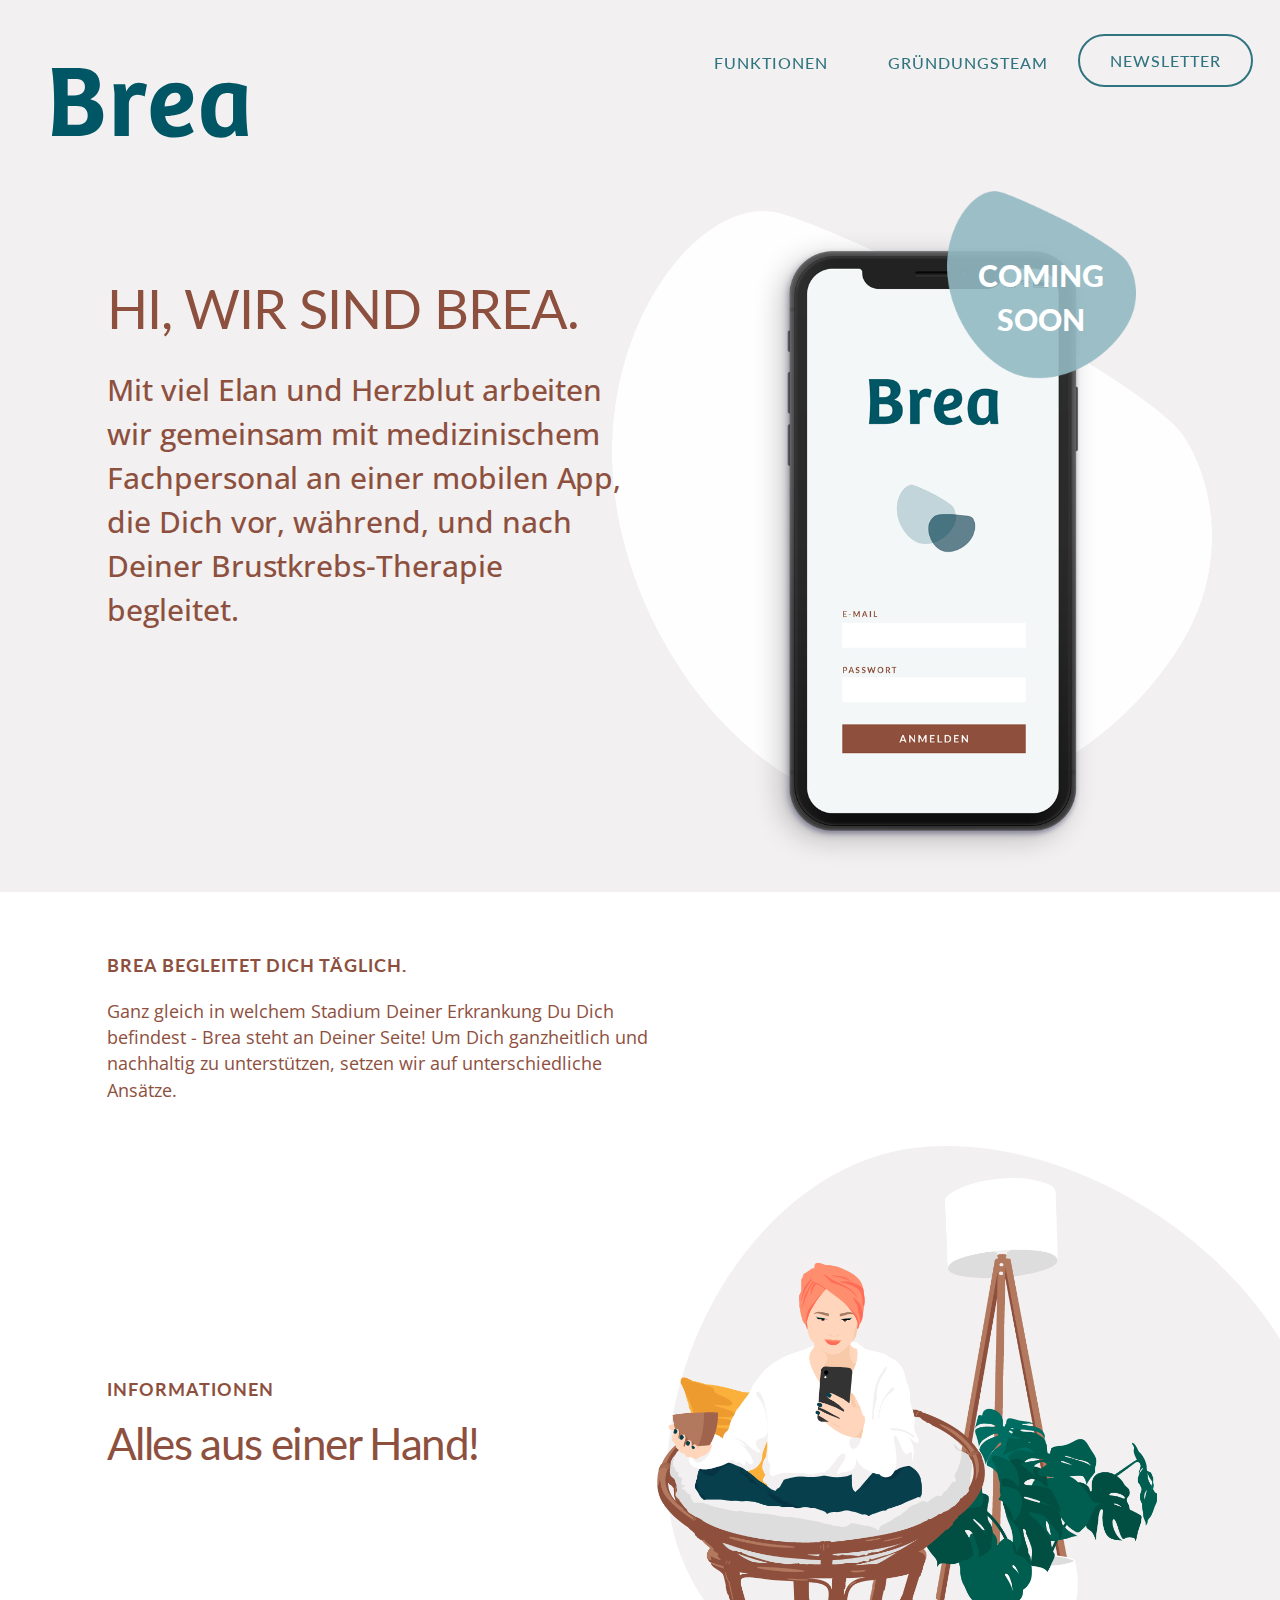
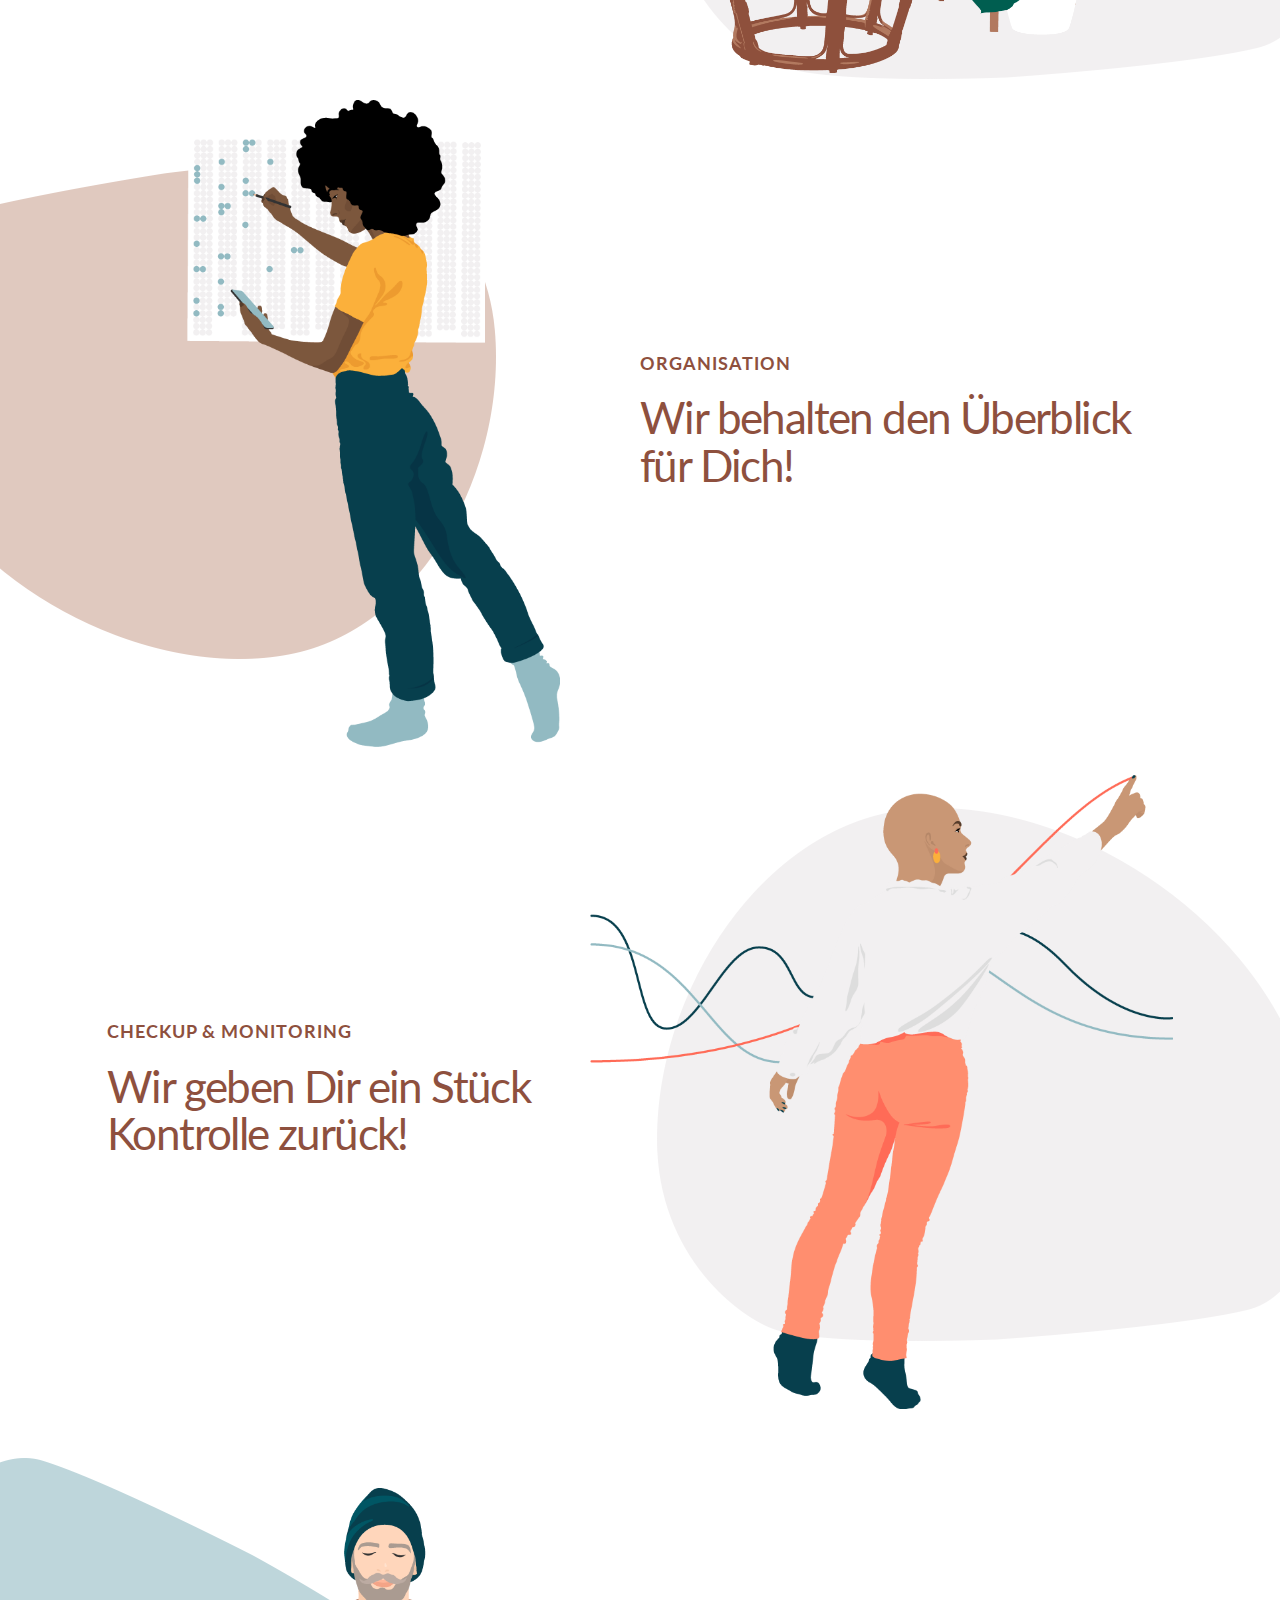
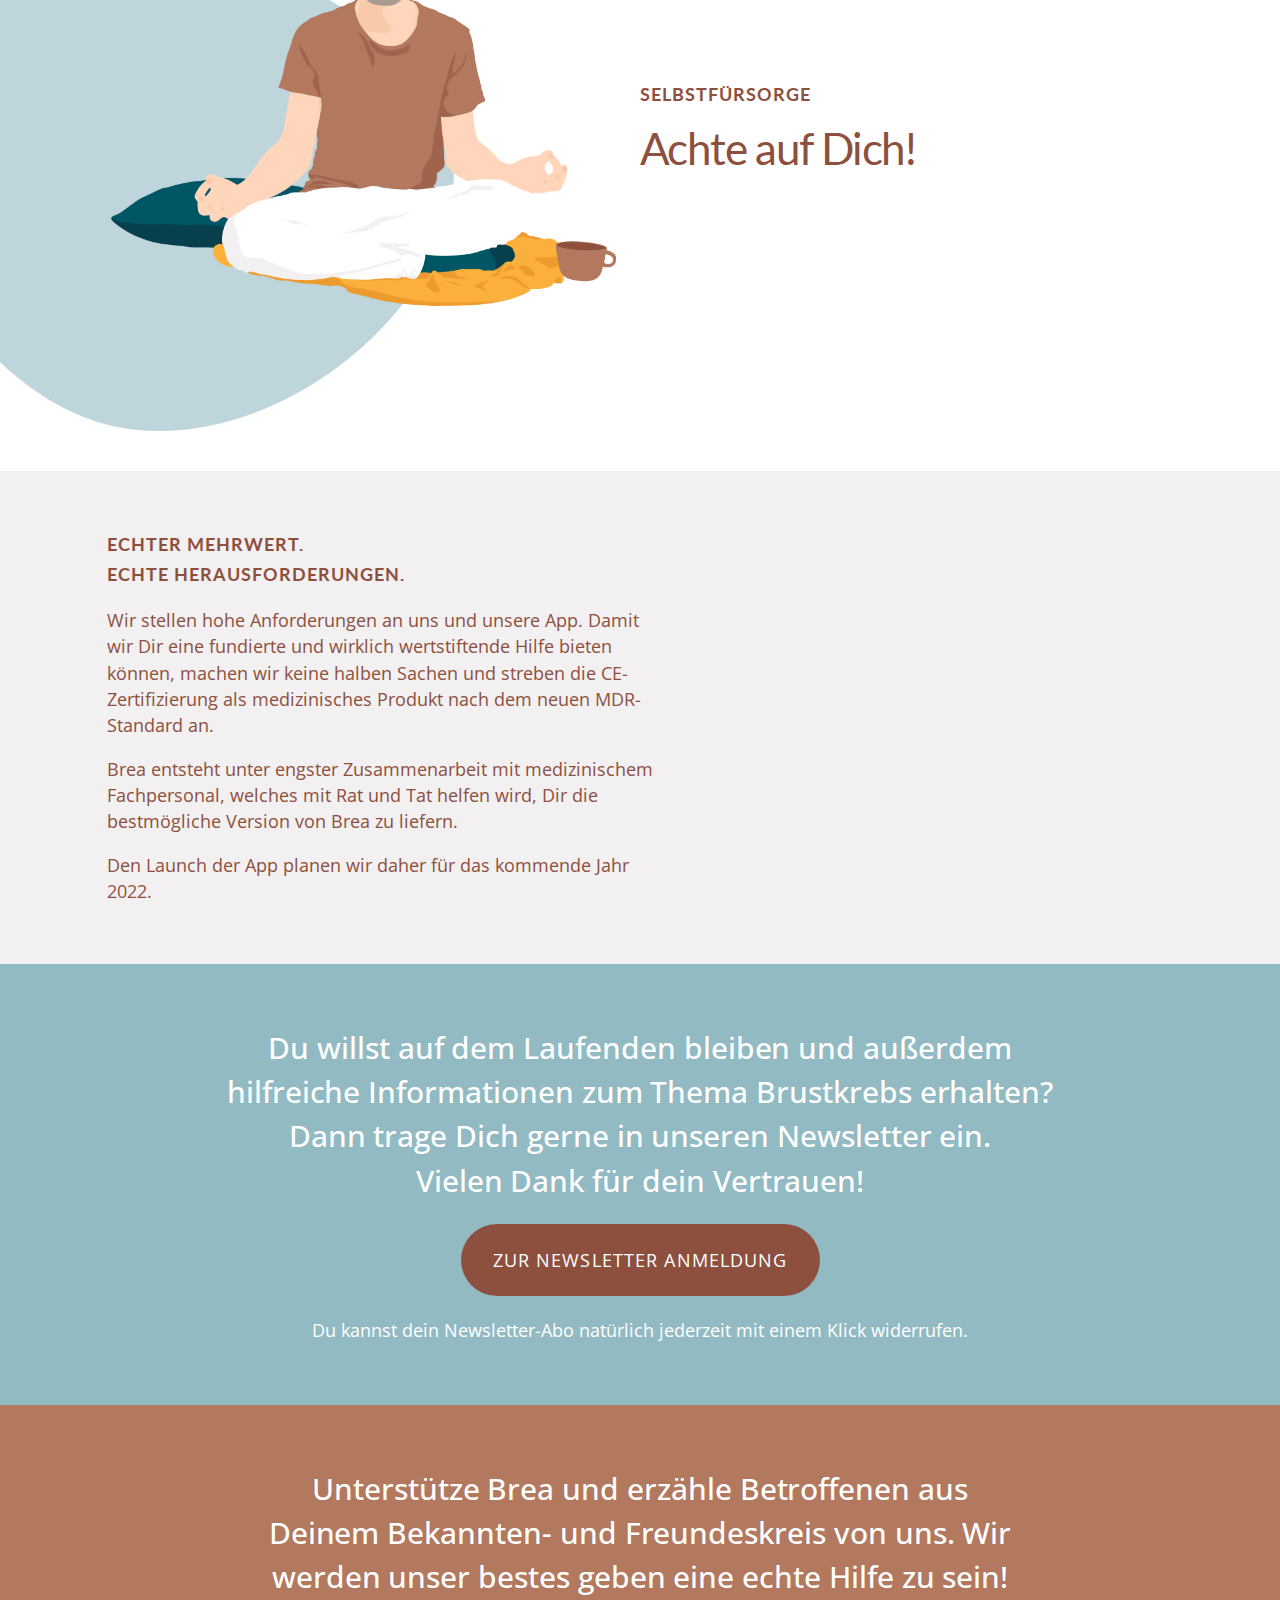
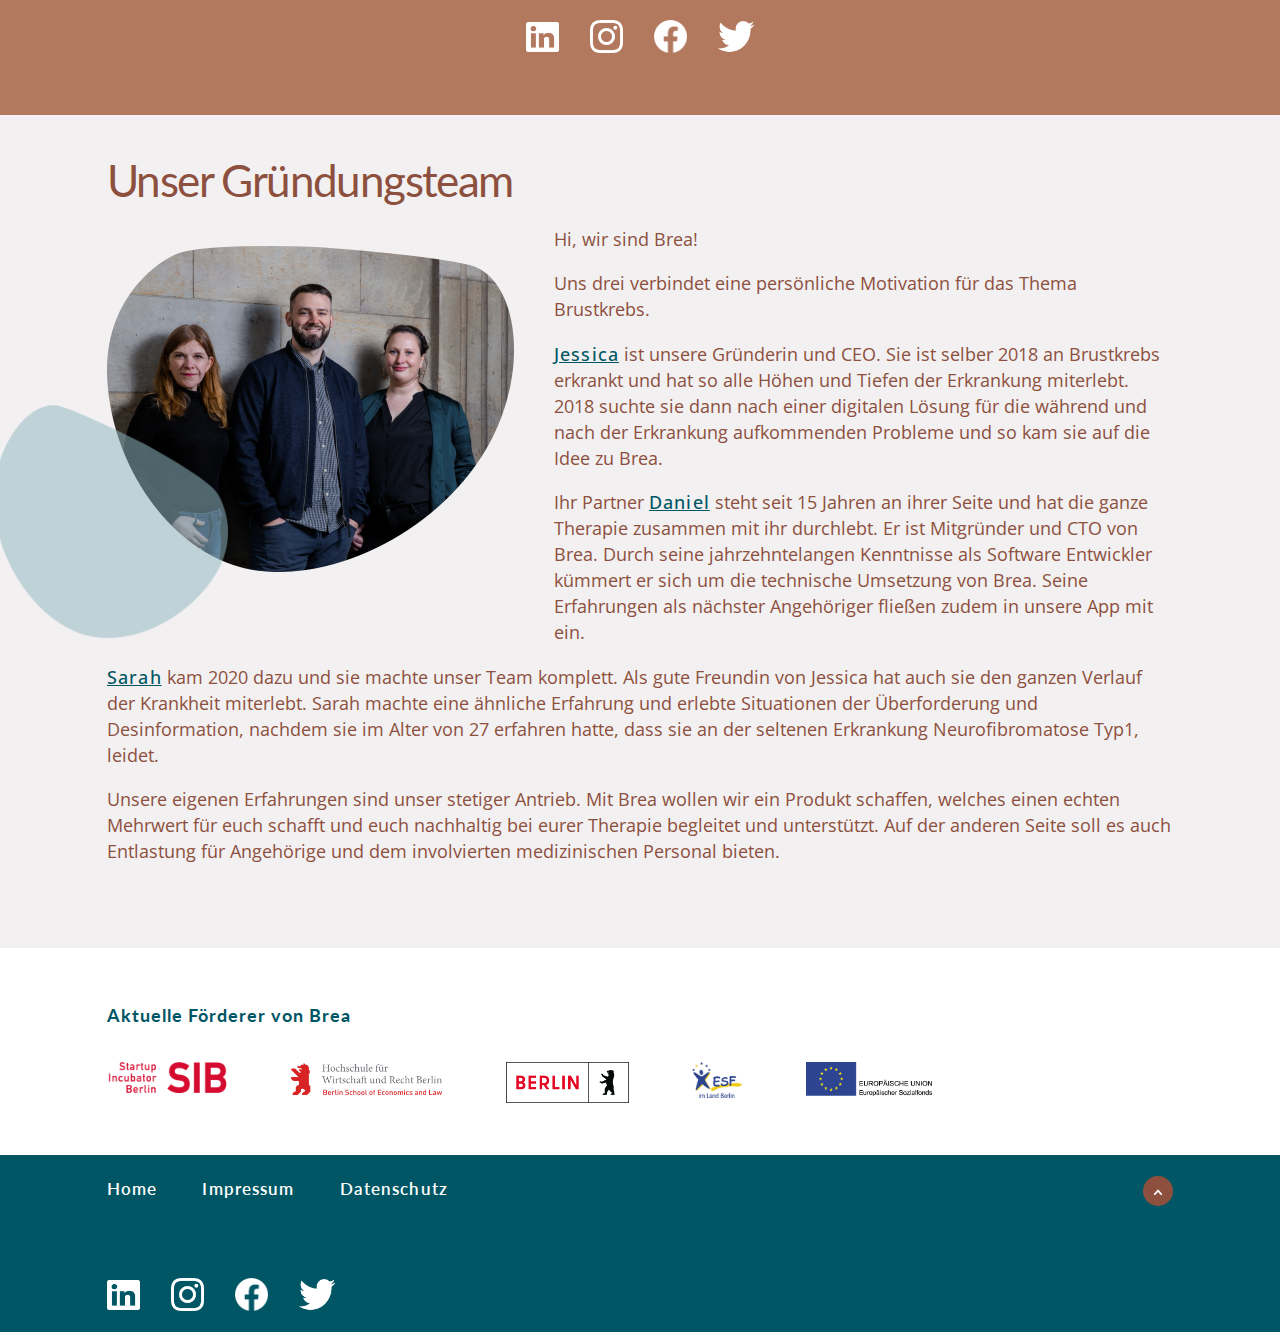
<file: index.html>
<!DOCTYPE html>
<html lang="de-de">
    <head>
        <meta charset="utf-8" />
        <meta http-equiv="X-UA-Compatible" content="IE=edge,chrome=1" />
    
        <link rel="icon" type="image/png" sizes="96x96" href="images/favicon.png">
    
        <meta name="apple-mobile-web-app-title" content="Brea">
        <meta name="application-name" content="Brea">
        <meta content="width=device-width, initial-scale=1.0, maximum-scale=1.0, user-scalable=0" name="viewport" />
        <meta name="viewport" content="width=device-width" />
        <meta name="description" content="Brea - Wir wollen Menschen mit Brustkrebs nachhaltig und ganzheitlich unterstuetzen. Brea begleitet sie vor, waehrend und nach ihrer Therapie, um Betroffenen die Kontrolle ueber ihr eigenes Wohlergehen und Leben zurueckzugeben.">
    
        <title>Brea - Coming Soon</title>
    
        <link href="css/normalize.css" rel="stylesheet" type="text/css">
        <link href="css/brea.css" rel="stylesheet" type="text/css">

        <link href="https://fonts.googleapis.com/css2?family=Lato&display=swap" rel="stylesheet" type="text/css">
        <link href="https://fonts.googleapis.com/css2?family=Open+Sans&display=swap" rel="stylesheet" type="text/css">

        <script src="js/brea.app.js"></script>
    </head>

    <body id="body">
        <div class="page">
            <header>
                <div class="header">
                    <div class="navbar">
                        <a href="index.html"><img id="logo" src="images/logo.svg" alt="Brea Logo" /></a>
                        
                        <div id="nav-btn-open" onclick="toggleNavigation()">
                            <div class="rect-16x2"></div>
                            <div class="rect-16x2"></div>
                            <div class="rect-8x2"></div>
                        </div>

                        <nav id="nav">
                            <div id="nav-btn-close" onclick="toggleNavigation()">
                                <img width="16" height="16" src="images/brea-close-button.png" alt="X" />
                            </div>

                            <ul class="nav-list">
                                <li><a class="nav-item" href="#features" onclick="toggleNavigation()">Funktionen</a></li>
                                <li><a class="nav-item" href="#team" onclick="toggleNavigation()">Gr&uuml;ndungsteam</a></li>
                                <li><a class="nav-item button" href="#newsletter" onclick="toggleNavigation()">Newsletter</a></li>
                            </ul>
                        </nav>
                    </div>
                
                    <div class="welcome">
                        <div class="wrapper welcome-bubble">
                            <div class="content">
                                <div class="grid double">
                                    <div class="welcome-text-container">
                                        <h1 class="uppercase">Hi, wir sind Brea.</h1>
                                        <h3 class="opensans">Mit viel Elan und Herzblut arbeiten wir gemeinsam mit medizinischem Fachpersonal an einer mobilen App, die Dich vor, w&auml;hrend, und nach Deiner Brustkrebs-Therapie begleitet.</h3>
                                    </div>
                                    
                                    <div>
                                        <div class="app-screen-container">
                                            <img class="app-screen" src="images/brea-app-screen.png" alt="Brea App Screen" />
                                            <img class="coming-soon-bubble" src="images/brea-bubble-water-mini.png" alt="Brea Water Bubble" />
                                            <h3 class="coming-soon-text">Coming Soon</h3>
                                        </div>
                                    </div>
                                </div>
                            </div>
                        </div>
                    </div>
                </div>
            </header>

            <main>
                <div id="features">
                    <div class="content">
                        <div class="container">
                            <div class="grid">
                                <div class="init-text">
                                    <h4 class="uppercase mtb16">Brea begleitet Dich t&auml;glich.</h4>
                                    <p>Ganz gleich in welchem Stadium Deiner Erkrankung Du Dich befindest - Brea steht an Deiner Seite! Um Dich ganzheitlich und nachhaltig zu unterst&uuml;tzen, setzen wir auf unterschiedliche Ans&auml;tze.</p>
                                </div>
                            </div>
                        </div>
                    </div>

                    <div class="wrapper illu-bubble-info bubble-air">
                        <div class="content">
                            <div class="container">
                                <div class="grid double">
                                    <div class="grid-item illu-headlines">
                                        <div>
                                            <h4 class="uppercase mtb16">Informationen</h4>
                                            <h2>Alles aus einer Hand!</h2>
                                        </div>
                                    </div>

                                    <div class="grid-item center">
                                        <img class="illu-info" src="images/brea-illu-information.png" alt="Brea Illustration Informationen" />
                                    </div>
                                </div>
                            </div>
                        </div>
                    </div>

                    <div class="wrapper illu-bubble-orga bubble-warmth">
                        <div class="content">
                            <div class="container">
                                <div class="grid double">
                                    <div class="grid-item left illu-headlines">
                                        <div>
                                            <h4 class="uppercase mtb16">Organisation</h4>
                                            <h2>Wir behalten den &Uuml;berblick f&uuml;r Dich!</h2>
                                            <p></p>
                                        </div>
                                    </div>

                                    <div class="grid-item left center">
                                        <img class="illu-orga" src="images/brea-illu-organisation.png" alt="Brea Illustration Organisation" />
                                    </div>
                                </div>
                            </div>
                        </div>
                    </div>

                    <div class="wrapper illu-bubble-checkup bubble-air">
                        <div class="content">
                            <div class="container">
                                <div class="grid double">
                                    <div class="grid-item illu-headlines">
                                        <div>
                                            <h4 class="uppercase mtb16">Checkup & Monitoring</h4>
                                            <h2>Wir geben Dir ein St&uuml;ck Kontrolle zur&uuml;ck!</h2>
                                        </div>
                                    </div>

                                    <div class="grid-item center">
                                        <img class="illu-checkup" src="images/brea-illu-checkup.png" alt="Brea Illustration Checkup & Monitoring" />
                                    </div>
                                </div>
                            </div>
                        </div>
                    </div>

                    <div class="wrapper illu-bubble-selfcare bubble-water">
                        <div class="content">
                            <div class="container">
                                <div class="grid double">
                                    <div class="grid-item left illu-headlines">
                                        <div>
                                            <h4 class="uppercase mtb16">Selbstf&uuml;rsorge</h4>
                                            <h2>Achte auf Dich!</h2>
                                        </div>
                                    </div>

                                    <div class="grid-item left center">
                                        <img class="illu-selfcare" src="images/brea-illu-selfcare.png" alt="Brea Illustration Selbstf&uuml;rsorge" />
                                    </div>
                                </div>
                            </div>
                        </div>
                    </div>
                </div>

                <div id="challenges">
                    <div class="content">
                        <div class="grid">
                            <div class="container challenges-container">
                                <h4 class="uppercase mtb16">Echter Mehrwert.<br>Echte Herausforderungen.</h4>
                                <p>Wir stellen hohe Anforderungen an uns und unsere App. Damit wir Dir eine fundierte und wirklich wertstiftende Hilfe bieten k&ouml;nnen, machen wir keine halben Sachen und streben die CE-Zertifizierung als medizinisches Produkt nach dem neuen MDR-Standard an.</p>
                                <p>Brea entsteht unter engster Zusammenarbeit mit medizinischem Fachpersonal, welches mit Rat und Tat helfen wird, Dir die bestm&ouml;gliche Version von Brea zu liefern.</p>
                                <p>Den Launch der App planen wir daher f&uuml;r das kommende Jahr 2022.</p>
                            </div>
                        </div>
                    </div>
                </div>

                <div id="newsletter">
                    <div class="content">
                        <div class="container">
                            <h3 class="white center newsletter-headline opensans">Du willst auf dem Laufenden bleiben und au&szlig;erdem hilfreiche Informationen zum Thema Brustkrebs erhalten? Dann trage Dich gerne in unseren Newsletter ein.</h3>
                            <h3 class="white center newsletter-headline opensans">Vielen Dank f&uuml;r dein Vertrauen!</h3>
                            
                            <p class="center"><br><a class="button-trust" href="https://cd086bd3.sibforms.com/serve/[base64]">Zur Newsletter Anmeldung</a><br><br></p>

                            <p class="white center opensans">Du kannst dein Newsletter-Abo nat&uuml;rlich jederzeit mit einem Klick widerrufen.</p>
                        </div>
                    </div>
                </div>

                <div id="social-media">
                    <div class="content">
                        <div class="container">
                            <h3 class="white center social-media-headline opensans">Unterst&uuml;tze Brea und erz&auml;hle Betroffenen aus Deinem Bekannten- und Freundeskreis von uns. Wir werden unser bestes geben eine echte Hilfe zu sein!</h3>

                            <div class="content-social-buttons">
								<a class="social-button linkedin" href="https://www.linkedin.com/company/brea-app/about/" target="_blank" rel=”noopener noreferrer”></a>
                                <a class="social-button instagram invert" href="https://instagram.com/brea_app" target="_blank" rel=”noopener noreferrer”></a>
                                <a class="social-button facebook" href="https://facebook.com/brea.deutschland" target="_blank" rel=”noopener noreferrer”></a>
                                <a class="social-button twitter last" href="https://twitter.com/BreaAppHQ" target="_blank" rel=”noopener noreferrer”></a>
                            </div>
                        </div>
                    </div>
                </div>

                <div id="team">
                    <div class="content">
                        <div class="container">
                            <h2 class="mtb16">Unser Gr&uuml;ndungsteam</h3>
                        </div>
                        <div class="container">
                            <div class="team-image-container">
                                <img class="team-image" src="images/brea-team.png" alt="Brea Team Foto" />
                                <img class="team-bubble" src="images/brea-bubble-water-mini.png" alt="Brea Team Bubble" />
                            </div>

                            <div class="team-text-container">
                                <p>Hi, wir sind Brea!</p>
                                <p>Uns drei verbindet eine pers&ouml;nliche Motivation f&uuml;r das Thema Brustkrebs.</p>
                                <p><a class="underline" href="https://www.linkedin.com/in/jessica-biastoch-27826177/" target="_blank" rel=”noopener noreferrer”>Jessica</a> ist unsere Gr&uuml;nderin und CEO. Sie ist selber 2018 an Brustkrebs erkrankt und hat so alle H&ouml;hen und Tiefen der Erkrankung miterlebt. 2018 suchte sie dann nach einer digitalen L&ouml;sung f&uuml;r die w&auml;hrend und nach der Erkrankung aufkommenden Probleme und so kam sie auf die Idee zu Brea.</p>
                                <p>Ihr Partner <a class="underline" href="https://www.linkedin.com/in/danielmarschner/" target="_blank" rel=”noopener noreferrer”>Daniel</a> steht seit 15 Jahren an ihrer Seite und hat die ganze Therapie zusammen mit ihr durchlebt. Er ist Mitgr&uuml;nder und CTO von Brea. Durch seine jahrzehntelangen Kenntnisse als Software Entwickler k&uuml;mmert er sich um die technische Umsetzung von Brea. Seine Erfahrungen als n&auml;chster Angeh&ouml;riger fließen zudem in unsere App mit ein.</p>
                                <p><a class="underline" href="https://www.linkedin.com/in/sarah-gr%C3%A0inne-jankowsky-72479139/" target="_blank" rel=”noopener noreferrer”>Sarah</a> kam 2020 dazu und sie machte unser Team komplett. Als gute Freundin von Jessica hat auch sie den ganzen Verlauf der Krankheit miterlebt. Sarah machte eine &auml;hnliche Erfahrung und erlebte Situationen der &Uuml;berforderung und Desinformation, nachdem sie im Alter von 27 erfahren hatte, dass sie an der seltenen Erkrankung Neurofibromatose Typ1, leidet.</p>
                                <p>Unsere eigenen Erfahrungen sind unser stetiger Antrieb. Mit Brea wollen wir ein Produkt schaffen, welches einen echten Mehrwert f&uuml;r euch schafft und euch nachhaltig bei eurer Therapie begleitet und unterst&uuml;tzt. Auf der anderen Seite soll es auch Entlastung f&uuml;r Angeh&ouml;rige und dem involvierten medizinischen Personal bieten.</p>
                            </div>
                        </div>
                    </div>
                </div>

                <div id="sponsor">
                    <div class="content">
                        <div class="container">
                            <h5>Aktuelle F&ouml;rderer von Brea</h5>
                            <div class="sponsor-image-container">
                                <img class="sponsor-image" src="images/sib-logo-red.png" alt="Startup Incubator Berlin" />
                                <img class="sponsor-image" src="images/hwr-logo-red.png" alt="HWR Berlin" />
                                <img class="sponsor-image" src="images/berlin-logo.png" alt="Berlin" />
                                <img class="sponsor-image esf" src="images/esf-berlin-logo.png" alt="ESF im Land Berlin" />
                                <img class="sponsor-image" src="images/eu-sozialfonds-logo.png" alt="EU Europ&auml;ischer Sozialfonds" />
                            </div>
                        </div>
                    </div>
                </div>
            </main>
            
            <footer>
                <div class="content">
                    <div class="footer-content container">
                        <div class="footer-links">
                            <a href="index.html">Home</a>
                            <a href="impressum.html">Impressum</a>
                            <a href="datenschutz.html">Datenschutz</a>
                        </div>
                        
                        <a href="#" class="go-to-top-button"></a>
                        
                        <div class="footer-social-buttons">
                            <a class="social-button linkedin" href="https://www.linkedin.com/company/brea-app/about/" target="_blank" rel=”noopener noreferrer”></a>
                            <a class="social-button instagram invert" href="https://instagram.com/brea_app" target="_blank" rel=”noopener noreferrer”></a>
                            <a class="social-button facebook" href="https://facebook.com/brea.deutschland" target="_blank" rel=”noopener noreferrer”></a>
                            <a class="social-button twitter last" href="https://twitter.com/BreaAppHQ" target="_blank" rel=”noopener noreferrer”></a>
                        </div>
                    </div>
                </div>
            </footer>
        </div>
    </body>
</html>
</file>
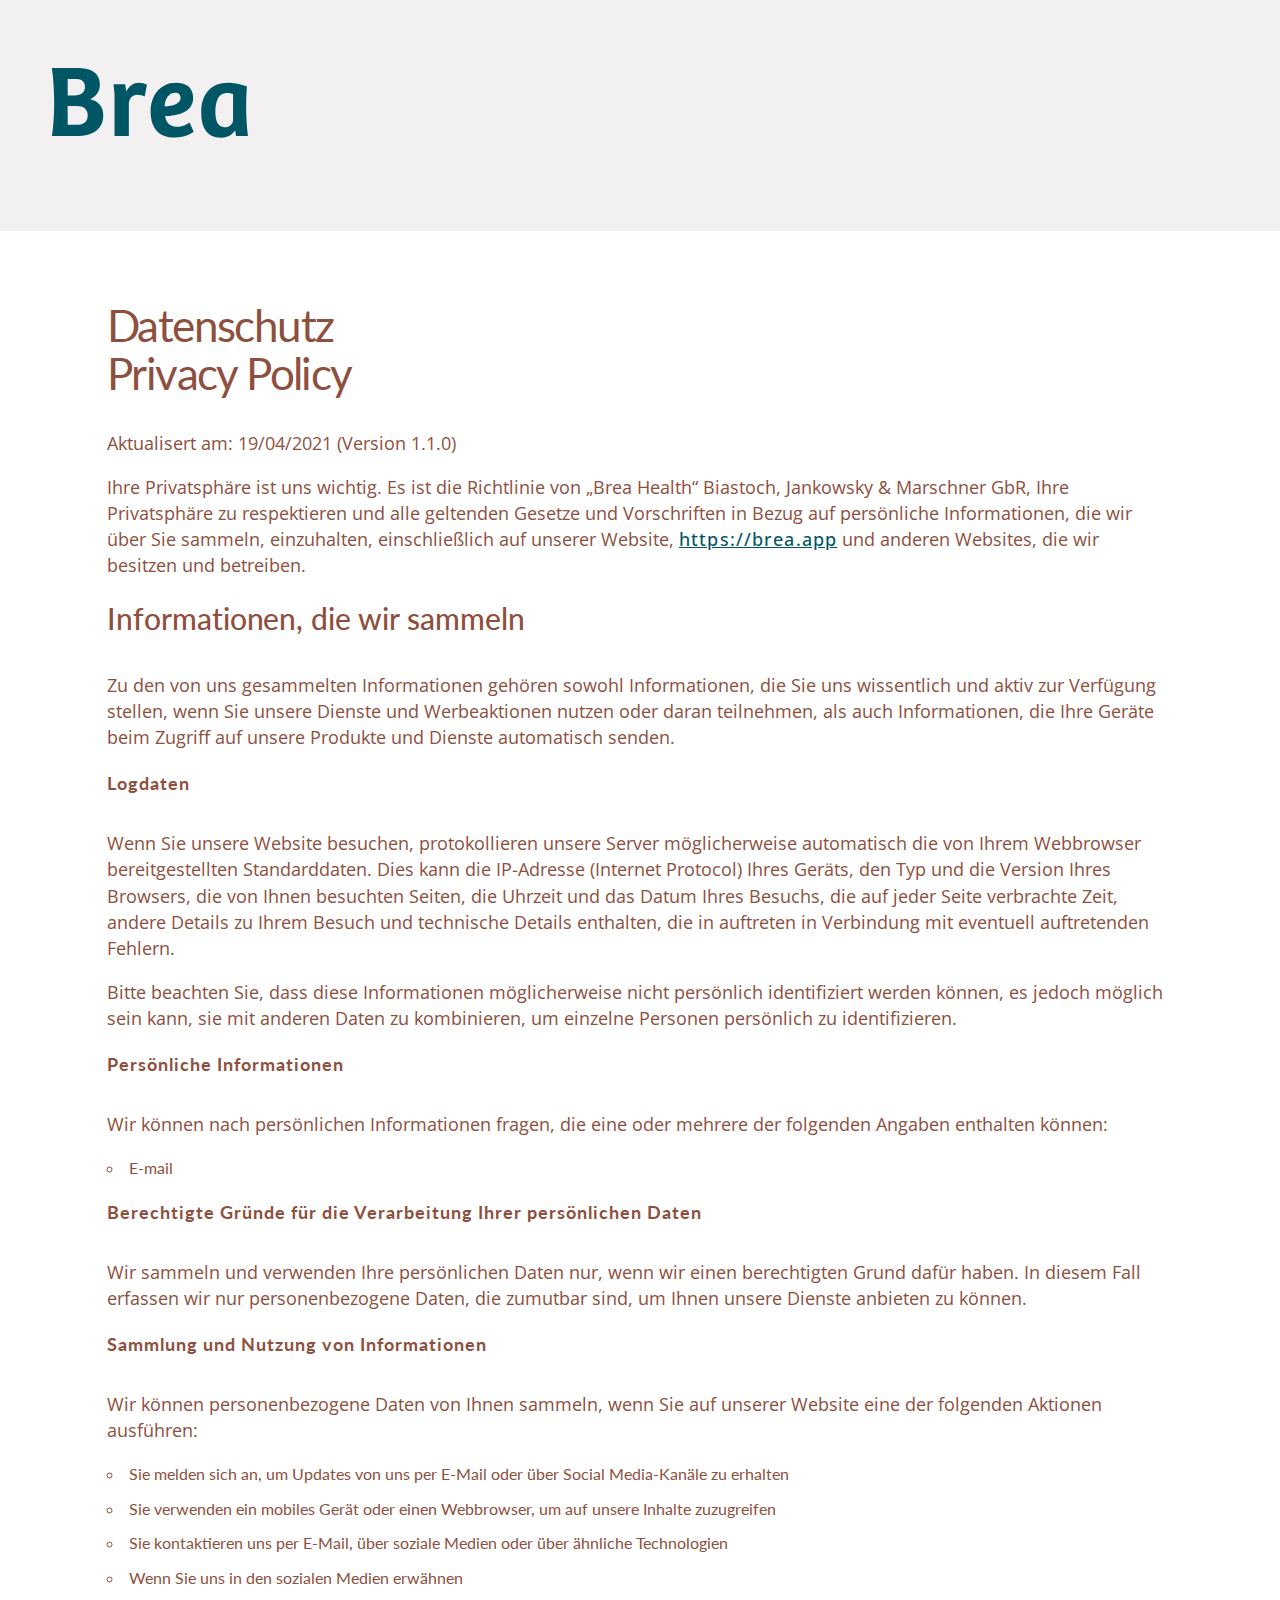
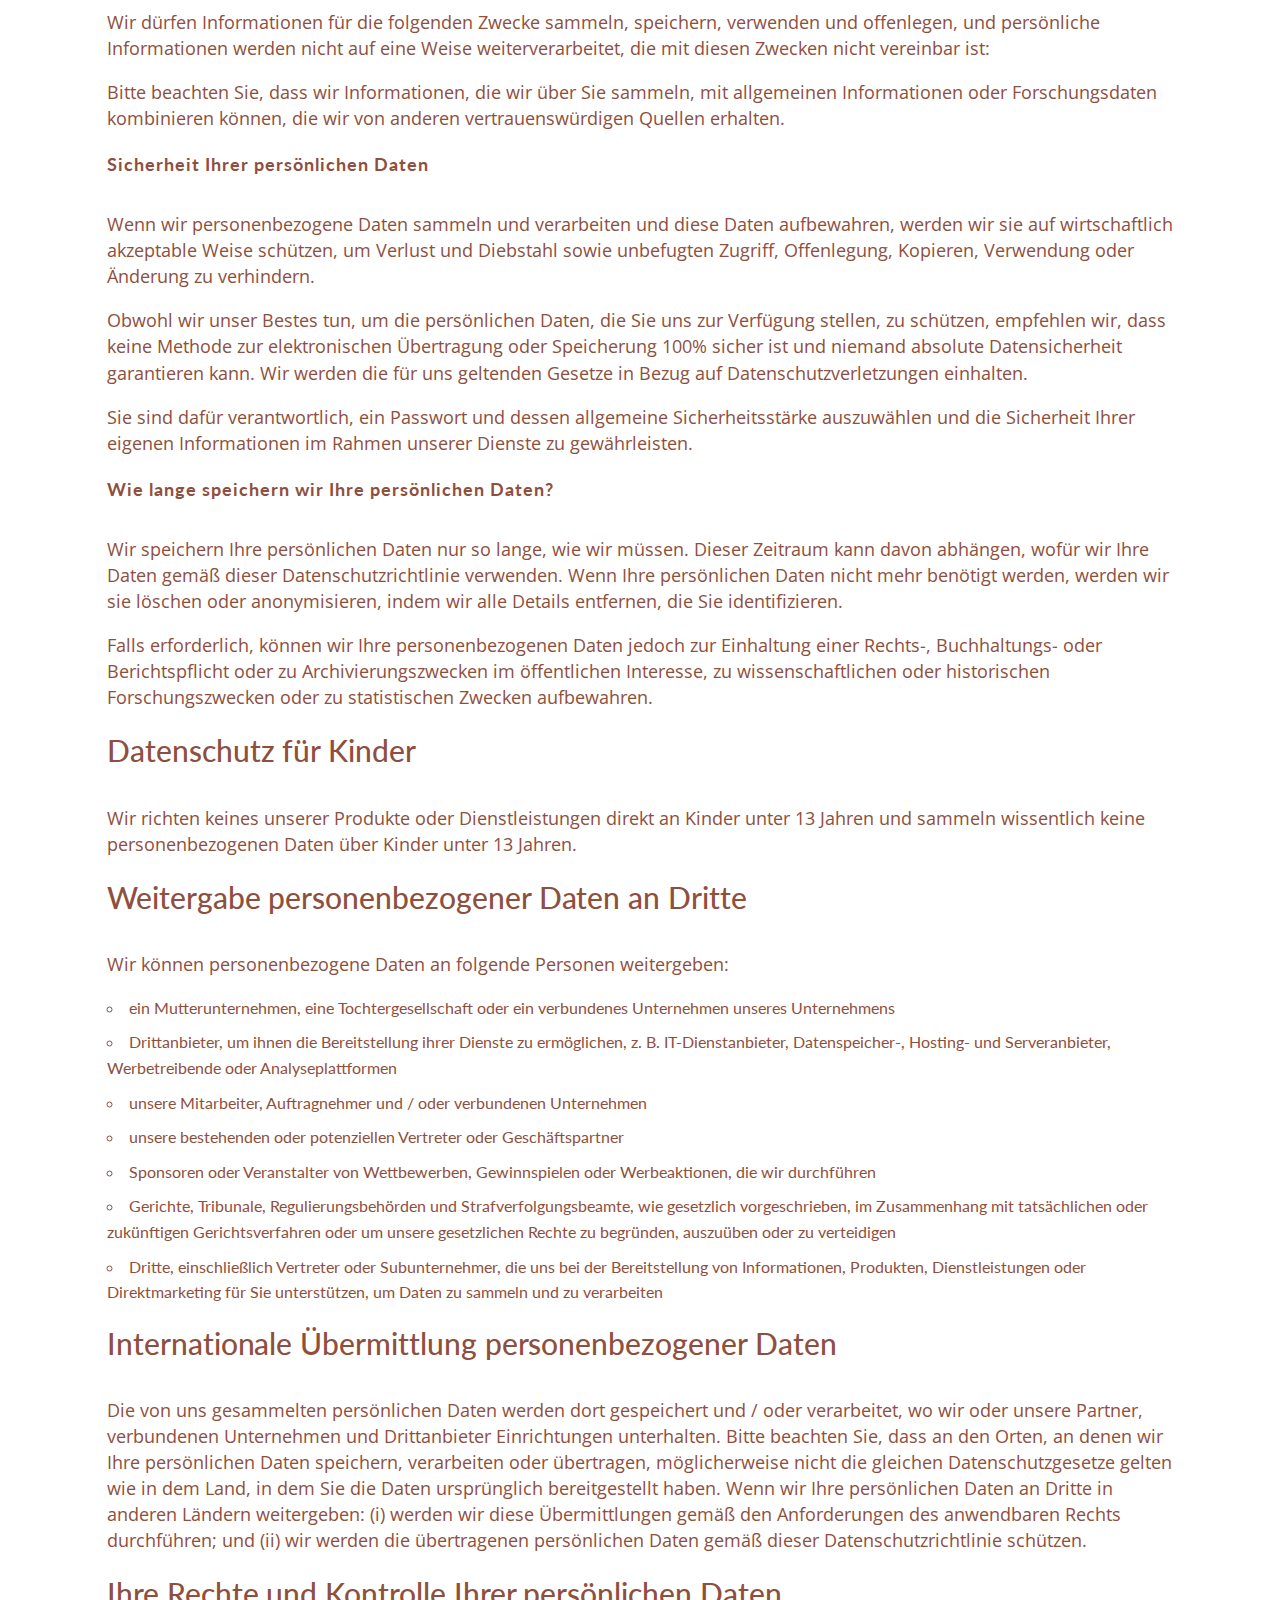
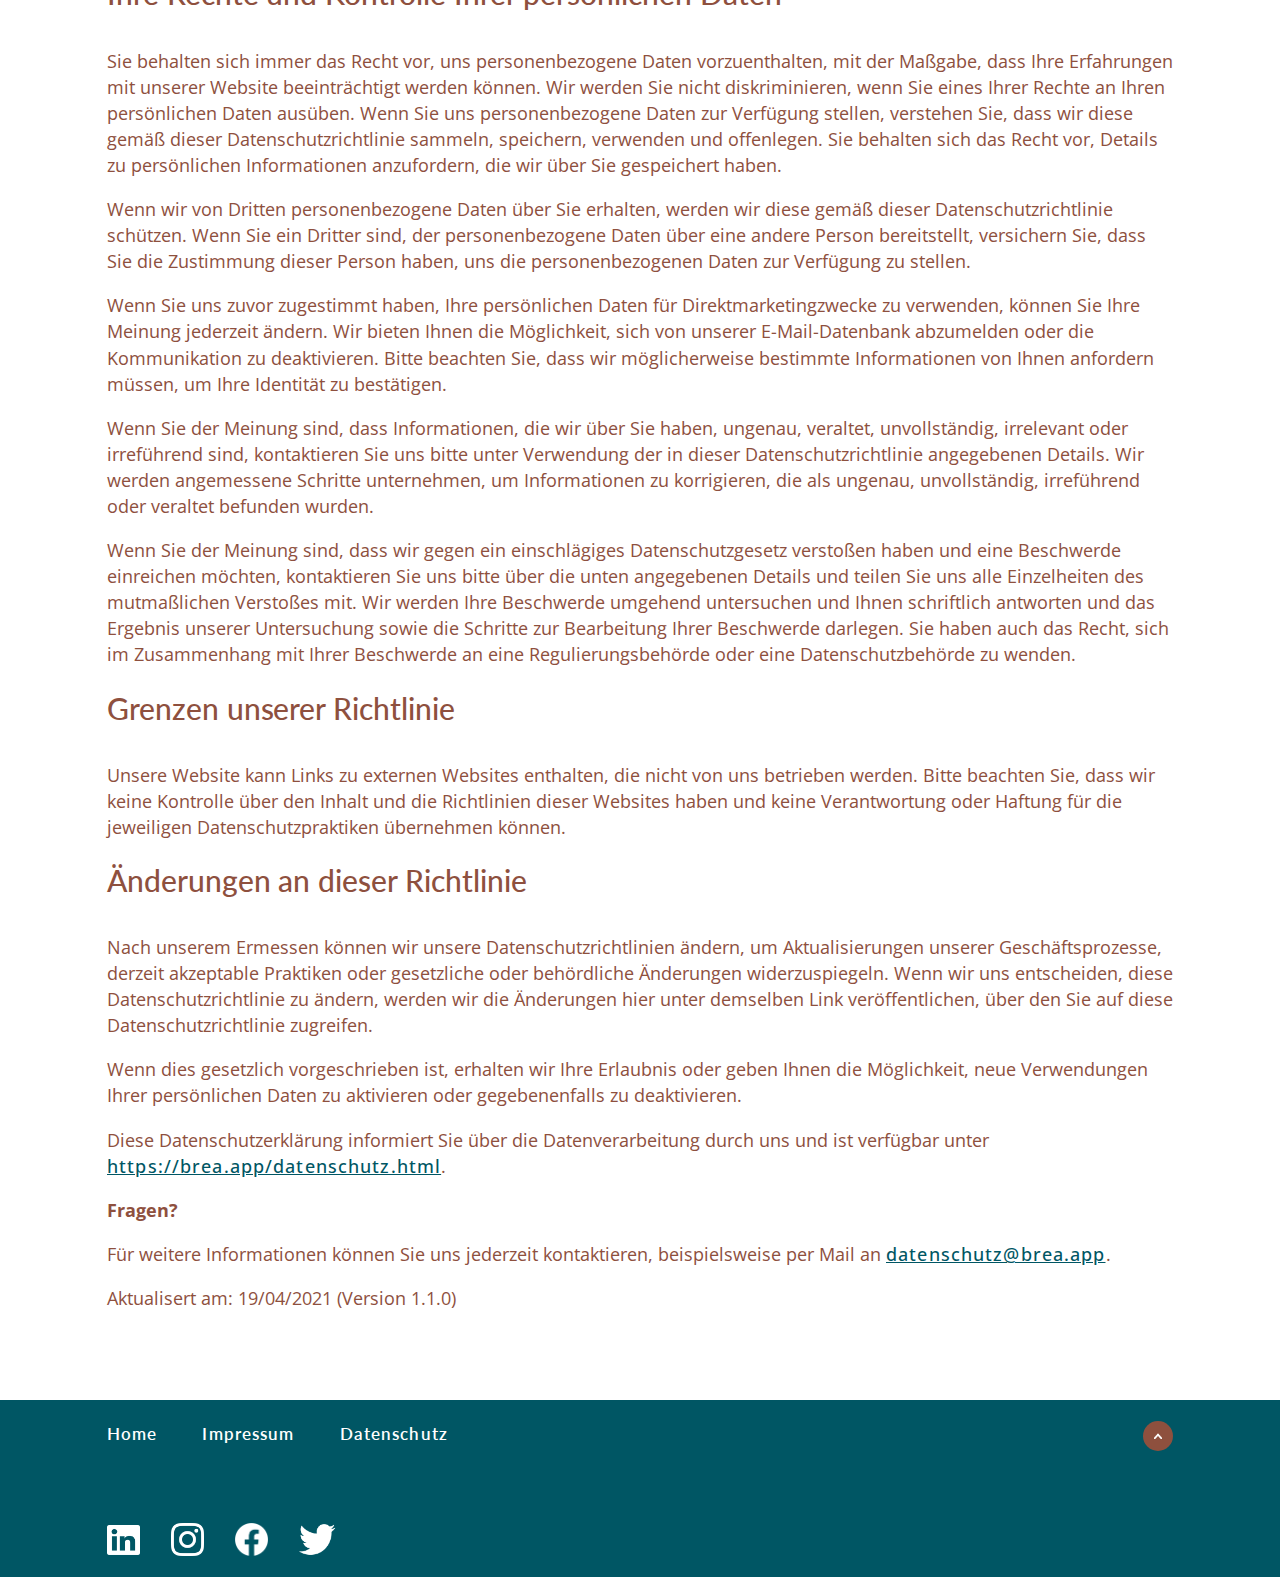
<file: datenschutz.html>
<!DOCTYPE html>
<html lang="de-de">
    <head>
        <meta charset="utf-8" />
        <meta http-equiv="X-UA-Compatible" content="IE=edge,chrome=1" />
    
        <link rel="icon" type="image/png" sizes="96x96" href="images/favicon.png">

        <meta name="apple-mobile-web-app-title" content="Brea">
        <meta name="application-name" content="Brea">
        <meta content="width=device-width, initial-scale=1.0, maximum-scale=1.0, user-scalable=0" name="viewport" />
        <meta name="viewport" content="width=device-width" />
        <meta name="description" content="Brea - Wir wollen Menschen mit Brustkrebs nachhaltig und ganzheitlich unterstuetzen. Brea begleitet sie vor, waehrend und nach ihrer Therapie, um Betroffenen die Kontrolle ueber ihr eigenes Wohlergehen und Leben zurueckzugeben.">
    
        <title>Brea - Datenschutz - Privacy Policy - Coming Soon</title>
    
        <link href="css/normalize.css" rel="stylesheet" />
        <link href="css/brea.css" rel="stylesheet" />
    
        <link href="https://fonts.googleapis.com/css2?family=Lato&display=swap" rel="stylesheet" type="text/css">
        <link href="https://fonts.googleapis.com/css2?family=Open+Sans&display=swap" rel="stylesheet" type="text/css">

        <script src="js/brea.app.js"></script>
    </head>

    <body id="body">
        <div class="page">
            <header>
                <div class="header">
                    <div class="navbar">
                        <a href="index.html"><img id="logo" src="images/logo.svg" alt="Brea Logo" /></a>
                    </div>
                </div>
            </header>

            <main>
                <div class="content">
                    <div class="container">
                        <div class="privacy">
                            <h2>Datenschutz<br>Privacy Policy</h2>
                            <p>Aktualisert am: 19/04/2021 (Version 1.1.0)</p>

                            <p>Ihre Privatsphäre ist uns wichtig. Es ist die Richtlinie von „Brea Health“ Biastoch, Jankowsky & Marschner GbR, Ihre Privatsphäre zu respektieren und alle geltenden Gesetze und Vorschriften in Bezug auf persönliche Informationen, die wir über Sie sammeln, einzuhalten, einschließlich auf unserer Website, <a class="underline" href="https://brea.app">https://brea.app</a> und anderen Websites, die wir besitzen und betreiben.</p>
                            <h3>Informationen, die wir sammeln</h3>
                            <p>Zu den von uns gesammelten Informationen gehören sowohl Informationen, die Sie uns wissentlich und aktiv zur Verfügung stellen, wenn Sie unsere Dienste und Werbeaktionen nutzen oder daran teilnehmen, als auch Informationen, die Ihre Geräte beim Zugriff auf unsere Produkte und Dienste automatisch senden.</p>
                            <h4>Logdaten</h4>
                            <p>Wenn Sie unsere Website besuchen, protokollieren unsere Server möglicherweise automatisch die von Ihrem Webbrowser bereitgestellten Standarddaten. Dies kann die IP-Adresse (Internet Protocol) Ihres Geräts, den Typ und die Version Ihres Browsers, die von Ihnen besuchten Seiten, die Uhrzeit und das Datum Ihres Besuchs, die auf jeder Seite verbrachte Zeit, andere Details zu Ihrem Besuch und technische Details enthalten, die in auftreten in Verbindung mit eventuell auftretenden Fehlern.</p>
                            <p>Bitte beachten Sie, dass diese Informationen möglicherweise nicht persönlich identifiziert werden können, es jedoch möglich sein kann, sie mit anderen Daten zu kombinieren, um einzelne Personen persönlich zu identifizieren.</p>
                            <h4>Persönliche Informationen</h4>
                            <p>Wir können nach persönlichen Informationen fragen, die eine oder mehrere der folgenden Angaben enthalten können:</p>
                            <ul>
                            <li>E-mail</li>
                            </ul>
                            <h4>Berechtigte Gründe für die Verarbeitung Ihrer persönlichen Daten</h4>
                            <p>Wir sammeln und verwenden Ihre persönlichen Daten nur, wenn wir einen berechtigten Grund dafür haben. In diesem Fall erfassen wir nur personenbezogene Daten, die zumutbar sind, um Ihnen unsere Dienste anbieten zu können.</p>
                            <h4>Sammlung und Nutzung von Informationen</h4>
                            <p>Wir können personenbezogene Daten von Ihnen sammeln, wenn Sie auf unserer Website eine der folgenden Aktionen ausführen:</p>
                            <ul>
                            <li>Sie melden sich an, um Updates von uns per E-Mail oder über Social Media-Kanäle zu erhalten</li>
                            <li>Sie verwenden ein mobiles Gerät oder einen Webbrowser, um auf unsere Inhalte zuzugreifen</li>
                            <li>Sie kontaktieren uns per E-Mail, über soziale Medien oder über ähnliche Technologien</li>
                            <li>Wenn Sie uns in den sozialen Medien erwähnen</li>
                            </ul>
                            <p>Wir dürfen Informationen für die folgenden Zwecke sammeln, speichern, verwenden und offenlegen, und persönliche Informationen werden nicht auf eine Weise weiterverarbeitet, die mit diesen Zwecken nicht vereinbar ist:</p>
                            <ul>
                            </ul>
                            <p>Bitte beachten Sie, dass wir Informationen, die wir über Sie sammeln, mit allgemeinen Informationen oder Forschungsdaten kombinieren können, die wir von anderen vertrauenswürdigen Quellen erhalten.</p>
                            <h4>Sicherheit Ihrer persönlichen Daten</h4>
                            <p>Wenn wir personenbezogene Daten sammeln und verarbeiten und diese Daten aufbewahren, werden wir sie auf wirtschaftlich akzeptable Weise schützen, um Verlust und Diebstahl sowie unbefugten Zugriff, Offenlegung, Kopieren, Verwendung oder Änderung zu verhindern.</p>
                            <p>Obwohl wir unser Bestes tun, um die persönlichen Daten, die Sie uns zur Verfügung stellen, zu schützen, empfehlen wir, dass keine Methode zur elektronischen Übertragung oder Speicherung 100% sicher ist und niemand absolute Datensicherheit garantieren kann. Wir werden die für uns geltenden Gesetze in Bezug auf Datenschutzverletzungen einhalten.</p>
                            <p>Sie sind dafür verantwortlich, ein Passwort und dessen allgemeine Sicherheitsstärke auszuwählen und die Sicherheit Ihrer eigenen Informationen im Rahmen unserer Dienste zu gewährleisten.</p>
                            <h4>Wie lange speichern wir Ihre persönlichen Daten?</h4>
                            <p>Wir speichern Ihre persönlichen Daten nur so lange, wie wir müssen. Dieser Zeitraum kann davon abhängen, wofür wir Ihre Daten gemäß dieser Datenschutzrichtlinie verwenden. Wenn Ihre persönlichen Daten nicht mehr benötigt werden, werden wir sie löschen oder anonymisieren, indem wir alle Details entfernen, die Sie identifizieren.</p>
                            <p>Falls erforderlich, können wir Ihre personenbezogenen Daten jedoch zur Einhaltung einer Rechts-, Buchhaltungs- oder Berichtspflicht oder zu Archivierungszwecken im öffentlichen Interesse, zu wissenschaftlichen oder historischen Forschungszwecken oder zu statistischen Zwecken aufbewahren.</p>
                            <h3>Datenschutz für Kinder</h3>
                            <p>Wir richten keines unserer Produkte oder Dienstleistungen direkt an Kinder unter 13 Jahren und sammeln wissentlich keine personenbezogenen Daten über Kinder unter 13 Jahren.</p>
                            <h3>Weitergabe personenbezogener Daten an Dritte</h3>
                            <p>Wir können personenbezogene Daten an folgende Personen weitergeben:</p>
                            <ul>
                            <li>ein Mutterunternehmen, eine Tochtergesellschaft oder ein verbundenes Unternehmen unseres Unternehmens</li>
                            <li>Drittanbieter, um ihnen die Bereitstellung ihrer Dienste zu ermöglichen, z. B. IT-Dienstanbieter, Datenspeicher-, Hosting- und Serveranbieter, Werbetreibende oder Analyseplattformen</li>
                            <li>unsere Mitarbeiter, Auftragnehmer und / oder verbundenen Unternehmen</li>
                            <li>unsere bestehenden oder potenziellen Vertreter oder Geschäftspartner</li>
                            <li>Sponsoren oder Veranstalter von Wettbewerben, Gewinnspielen oder Werbeaktionen, die wir durchführen</li>
                            <li>Gerichte, Tribunale, Regulierungsbehörden und Strafverfolgungsbeamte, wie gesetzlich vorgeschrieben, im Zusammenhang mit tatsächlichen oder zukünftigen Gerichtsverfahren oder um unsere gesetzlichen Rechte zu begründen, auszuüben oder zu verteidigen</li>
                            <li>Dritte, einschließlich Vertreter oder Subunternehmer, die uns bei der Bereitstellung von Informationen, Produkten, Dienstleistungen oder Direktmarketing für Sie unterstützen, um Daten zu sammeln und zu verarbeiten</li>
                            </ul>
                            <h3>Internationale Übermittlung personenbezogener Daten</h3>
                            <p>Die von uns gesammelten persönlichen Daten werden dort gespeichert und / oder verarbeitet, wo wir oder unsere Partner, verbundenen Unternehmen und Drittanbieter Einrichtungen unterhalten. Bitte beachten Sie, dass an den Orten, an denen wir Ihre persönlichen Daten speichern, verarbeiten oder übertragen, möglicherweise nicht die gleichen Datenschutzgesetze gelten wie in dem Land, in dem Sie die Daten ursprünglich bereitgestellt haben. Wenn wir Ihre persönlichen Daten an Dritte in anderen Ländern weitergeben: (i) werden wir diese Übermittlungen gemäß den Anforderungen des anwendbaren Rechts durchführen; und (ii) wir werden die übertragenen persönlichen Daten gemäß dieser Datenschutzrichtlinie schützen.</p>
                            <h3>Ihre Rechte und Kontrolle Ihrer persönlichen Daten</h3>
                            <p>Sie behalten sich immer das Recht vor, uns personenbezogene Daten vorzuenthalten, mit der Maßgabe, dass Ihre Erfahrungen mit unserer Website beeinträchtigt werden können. Wir werden Sie nicht diskriminieren, wenn Sie eines Ihrer Rechte an Ihren persönlichen Daten ausüben. Wenn Sie uns personenbezogene Daten zur Verfügung stellen, verstehen Sie, dass wir diese gemäß dieser Datenschutzrichtlinie sammeln, speichern, verwenden und offenlegen. Sie behalten sich das Recht vor, Details zu persönlichen Informationen anzufordern, die wir über Sie gespeichert haben.</p>
                            <p>Wenn wir von Dritten personenbezogene Daten über Sie erhalten, werden wir diese gemäß dieser Datenschutzrichtlinie schützen. Wenn Sie ein Dritter sind, der personenbezogene Daten über eine andere Person bereitstellt, versichern Sie, dass Sie die Zustimmung dieser Person haben, uns die personenbezogenen Daten zur Verfügung zu stellen.</p>
                            <p>Wenn Sie uns zuvor zugestimmt haben, Ihre persönlichen Daten für Direktmarketingzwecke zu verwenden, können Sie Ihre Meinung jederzeit ändern. Wir bieten Ihnen die Möglichkeit, sich von unserer E-Mail-Datenbank abzumelden oder die Kommunikation zu deaktivieren. Bitte beachten Sie, dass wir möglicherweise bestimmte Informationen von Ihnen anfordern müssen, um Ihre Identität zu bestätigen.</p>
                            <p>Wenn Sie der Meinung sind, dass Informationen, die wir über Sie haben, ungenau, veraltet, unvollständig, irrelevant oder irreführend sind, kontaktieren Sie uns bitte unter Verwendung der in dieser Datenschutzrichtlinie angegebenen Details. Wir werden angemessene Schritte unternehmen, um Informationen zu korrigieren, die als ungenau, unvollständig, irreführend oder veraltet befunden wurden.</p>
                            <p>Wenn Sie der Meinung sind, dass wir gegen ein einschlägiges Datenschutzgesetz verstoßen haben und eine Beschwerde einreichen möchten, kontaktieren Sie uns bitte über die unten angegebenen Details und teilen Sie uns alle Einzelheiten des mutmaßlichen Verstoßes mit. Wir werden Ihre Beschwerde umgehend untersuchen und Ihnen schriftlich antworten und das Ergebnis unserer Untersuchung sowie die Schritte zur Bearbeitung Ihrer Beschwerde darlegen. Sie haben auch das Recht, sich im Zusammenhang mit Ihrer Beschwerde an eine Regulierungsbehörde oder eine Datenschutzbehörde zu wenden.</p>
                            <h3>Grenzen unserer Richtlinie</h3>
                            <p>Unsere Website kann Links zu externen Websites enthalten, die nicht von uns betrieben werden. Bitte beachten Sie, dass wir keine Kontrolle über den Inhalt und die Richtlinien dieser Websites haben und keine Verantwortung oder Haftung für die jeweiligen Datenschutzpraktiken übernehmen können.</p>
                            <h3>Änderungen an dieser Richtlinie</h3>
                            <p>Nach unserem Ermessen können wir unsere Datenschutzrichtlinien ändern, um Aktualisierungen unserer Geschäftsprozesse, derzeit akzeptable Praktiken oder gesetzliche oder behördliche Änderungen widerzuspiegeln. Wenn wir uns entscheiden, diese Datenschutzrichtlinie zu ändern, werden wir die Änderungen hier unter demselben Link veröffentlichen, über den Sie auf diese Datenschutzrichtlinie zugreifen.</p>
                            <p>Wenn dies gesetzlich vorgeschrieben ist, erhalten wir Ihre Erlaubnis oder geben Ihnen die Möglichkeit, neue Verwendungen Ihrer persönlichen Daten zu aktivieren oder gegebenenfalls zu deaktivieren.</p>
                            
                            <p>Diese Datenschutzerkl&auml;rung informiert Sie &uuml;ber die Datenverarbeitung durch uns und ist verf&uuml;gbar unter <a class="underline" href="datenschutz.html">https://brea.app/datenschutz.html</a>.</p>
                            <p><strong>Fragen?</strong></p>
                            <p>F&uuml;r weitere Informationen k&ouml;nnen Sie uns jederzeit kontaktieren, beispielsweise per Mail an <a class="underline" href="javascript:decrypt('ZGF0ZW5zY2h1dHpAYnJlYS5hcHA=');">datenschutz&commat;brea&period;app</a>.</p>
                            <p>Aktualisert am: 19/04/2021 (Version 1.1.0)</p>
                        </div>
                    </div>
                </div>
            </main>

            <footer>
                <div class="content">
                    <div class="footer-content container">
                        <div class="footer-links">
                            <a href="index.html">Home</a>
                            <a href="impressum.html">Impressum</a>
                            <a href="datenschutz.html">Datenschutz</a>
                        </div>

                        <a href="#" class="go-to-top-button">&nbsp;</a>

                        <div class="footer-social-buttons">
                            <a class="social-button linkedin" href="https://www.linkedin.com/company/brea-app/about/" target="_blank" rel=”noopener noreferrer”></a>
                            <a class="social-button instagram invert" href="https://instagram.com/brea_app" target="_blank" rel=”noopener noreferrer”></a>
                            <a class="social-button facebook" href="https://facebook.com/brea.deutschland" target="_blank" rel=”noopener noreferrer”></a>
                            <a class="social-button twitter last" href="https://twitter.com/BreaAppHQ" target="_blank" rel=”noopener noreferrer”></a>
                        </div>
                    </div>
                </div>            
            </footer>
        </div>
    </body>
</html>
</file>
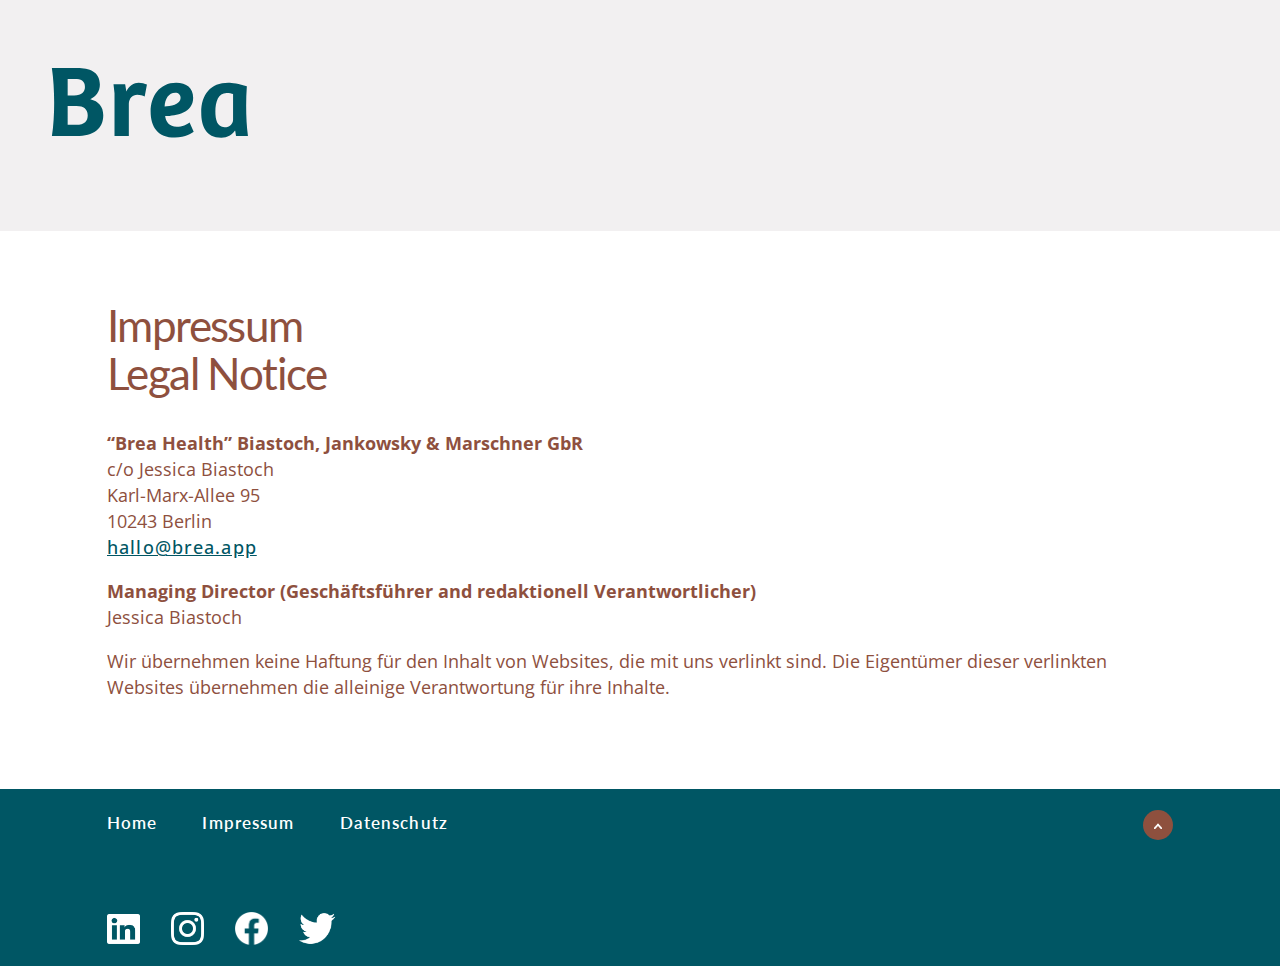
<file: impressum.html>
<!DOCTYPE html>
<html lang="de-de">
    <head>
        <meta charset="utf-8" />
        <meta http-equiv="X-UA-Compatible" content="IE=edge,chrome=1" />
    
        <link rel="icon" type="image/png" sizes="96x96" href="images/favicon.png">

        <meta name="apple-mobile-web-app-title" content="Brea">
        <meta name="application-name" content="Brea">
        <meta content="width=device-width, initial-scale=1.0, maximum-scale=1.0, user-scalable=0" name="viewport" />
        <meta name="viewport" content="width=device-width" />
        <meta name="description" content="Brea - Wir wollen Menschen mit Brustkrebs nachhaltig und ganzheitlich unterstuetzen. Brea begleitet sie vor, waehrend und nach ihrer Therapie, um Betroffenen die Kontrolle ueber ihr eigenes Wohlergehen und Leben zurueckzugeben.">
    
        <title>Brea - Impressum - Legal Notice - Coming Soon</title>
    
        <link href="css/normalize.css" rel="stylesheet" />
        <link href="css/brea.css" rel="stylesheet" />
    
        <link href="https://fonts.googleapis.com/css2?family=Lato&display=swap" rel="stylesheet" type="text/css">
        <link href="https://fonts.googleapis.com/css2?family=Open+Sans&display=swap" rel="stylesheet" type="text/css">

        <script src="js/brea.app.js"></script>
    </head>

    <body id="body">
        <div class="page">
            <header>
                <div class="header">
                    <div class="navbar">
                        <a href="index.html"><img id="logo" src="images/logo.svg" alt="Brea Logo" /></a>
                    </div>
                </div>
            </header>

            <main>
                <div class="content">
                    <div class="container">
                        <div class="imprint">
                            <h2>Impressum<br>Legal Notice</h2>
                            <p><strong>“Brea Health” Biastoch, Jankowsky & Marschner GbR</strong><br>c/o Jessica Biastoch<br>Karl-Marx-Allee 95<br>10243 Berlin<br><a class="underline" href="javascript:decrypt('aGFsbG9AYnJlYS5hcHA=');">hallo&commat;brea&period;app</a></p>
                            <p><strong>Managing Director (Geschäftsführer and redaktionell Verantwortlicher)</strong><br>Jessica Biastoch</p>
                            <p>Wir übernehmen keine Haftung für den Inhalt von Websites, die mit uns verlinkt sind. Die Eigentümer dieser verlinkten Websites übernehmen die alleinige Verantwortung für ihre Inhalte.</p>
                        </div>
                    </div>
                </div>
            </main>

            <footer>
                <div class="content">
                    <div class="footer-content container">
                        <div class="footer-links">
                            <a href="index.html">Home</a>
                            <a href="impressum.html">Impressum</a>
                            <a href="datenschutz.html">Datenschutz</a>
                        </div>

                        <a href="#" class="go-to-top-button"></a>

                        <div class="footer-social-buttons">
                            <a class="social-button linkedin" href="https://www.linkedin.com/company/brea-app/about/" target="_blank" rel=”noopener noreferrer”></a>
                            <a class="social-button instagram invert" href="https://instagram.com/brea_app" target="_blank" rel=”noopener noreferrer”></a>
                            <a class="social-button facebook" href="https://facebook.com/brea.deutschland" target="_blank" rel=”noopener noreferrer”></a>
                            <a class="social-button twitter last" href="https://twitter.com/BreaAppHQ" target="_blank" rel=”noopener noreferrer”></a>
                        </div>
                    </div>
                </div>            
            </footer>
        </div>
    </body>
</html>
</file>
<file: css/brea.css>
/*
*   Brea v1.0.0
*
*   Table of Contents
*   ======================
*
*    1. Variables
*    2. Base Styles
*    3. Typography
*    4. Lists
*    5. Layout
*    6. Grid
*    7. Components
*       7.1 Buttons
*       7.2 Rectangles
*       7.3 Bubbles
*    8. Header
*       8.1 Hero Area
*    9. Main
*       9.1 Imprint
*   10. Footer
*
*   ======================
*
*/


/* 1. Variables
–––––––––––––––––––––––––––––––––––––––––––––––––– */

html {
    --color-white: #fff;
    --color-air: #f2f0f1;

    --color-water: #92bac2;
    --color-wave: #005664;
    --color-dark-wave: #073f4d;

    --color-trust: #8e503e;
    --color-warmth: #b2795f;
    
    --text-color-normal: var(--color-trust);
    --text-color-alternative: var(--color-wave);

    --background-color: var(--color-white);

    /* 100% = 16px | 75% = 12px */
    --base-font-size: 75%;

    --max-width: 1440px;
    --content-max-width: 1140px;
    --grid-max-width: var(--content-max-width);
}

/* Tablet to Desktop */
@media (min-width: 768px) {
    html {
        --base-font-size: 100%;
    }
}


/* 2. Base Styles
–––––––––––––––––––––––––––––––––––––––––––––––––– */

html {
    font-size: var(--base-font-size);
    scroll-behavior: smooth;
    min-width: 320px;
}

body {
    font-size: var(--base-font-size);
    font-weight: 400;
    font-family: "Lato", sans-serif;
    -webkit-font-smoothing: antialiased;
    line-height: 1.6;
    color: var(--text-color-normal); 
    background-color: var(--background-color);
}

.lock {
    overflow: hidden;
    height: 100%;
}


/* 3. Typography
–––––––––––––––––––––––––––––––––––––––––––––––––– */

.opensans {
    font-family: "Open Sans", sans-serif;
}

.justify {
    text-align: justify;
}

.underline {
    text-decoration: underline;
}

/* Mobile to Tablet based on 68.75% (11px) font size */
h1, h2, h3, h4, h5, h6 {
    margin: 0 0 21px 0;
    font-weight: normal;
    font-style: normal;
    letter-spacing: normal;
}

h1 { font-size: 2.727rem; line-height: 0.93; letter-spacing: -0.47px}
h2 { font-size: 2.091rem; line-height: 1.22; letter-spacing: -0.58px; }
h3 { font-size: 1.636rem; line-height: 1.56; letter-spacing: -0.56px; font-weight: 500; }
h4 { font-size: 1.091rem; line-height: 2.00; font-weight: bold; }
h5 { font-size: 1.091rem; line-height: 2.00; font-weight: bold; color: var(--text-color-alternative); }
h6 { font-size: 1.091rem; line-height: 2.00; color: var(--text-color-alternative); }

p {
    font-family: "Open Sans", sans-serif;
    font-size: 1.125rem;
    text-align: justify;
    line-height: 1.45;
}

a {
    color: var(--color-wave);
    text-decoration: none;
    font-weight: 500;
    font-style: normal;
    line-height: normal;
    letter-spacing: 0.0625em;
}

/* Tablet to Desktop based on 100% (16px) font size */
@media (min-width: 768px) {
    h1, h2, h3, h4, h5, h6 {
        margin: 0 0 32px 0;
    }

    h1 { font-size: 2.250rem; line-height: 0.89; letter-spacing: -1.00px; }
    h2 { font-size: 2.000rem; line-height: 1.25; letter-spacing: -0.80px; }
    h3 { font-size: 1.500rem; line-height: 1.50; letter-spacing: -0.60px; font-weight: 500; }
    h4 { font-size: 0.875rem; line-height: 1.71; font-weight: bold; }
    h5 { font-size: 0.750rem; line-height: 2.67; letter-spacing: 0.80px; font-weight: bold; }
    h6 { font-size: 0.750rem; line-height: 2.67; letter-spacing: 0.80px; }

    p {
        text-align: left;
    }
}

/* Desktop and Beyond based on 100% (16px) font size */
@media (min-width: 900px) {
    h1, h2, h3, h4, h5, h6 {
        margin: 0 0 32px 0;
    }

    h1 { font-size: 3.375rem; line-height: 1.00; }
    h2 { font-size: 2.750rem; line-height: 1.09; letter-spacing: -1.60px; }
    h3 { font-size: 1.875rem; line-height: 1.47; letter-spacing: -0.05px; font-weight: 500; }
    h4 { font-size: 1.125rem; line-height: 1.67; letter-spacing: 1.00px; font-weight: bold; }
    h5 { font-size: 1.125rem; line-height: 1.67; letter-spacing: 1.00px; font-weight: bold; }
    h6 { font-size: 1.000rem; line-height: 1.67; letter-spacing: 1.00px; font-weight: bold; }
}

@media (max-width: 767px) {
    a:hover, a:focus {
        text-decoration: underline;
    }
}

.white {
    color: var(--color-white);
}

.wave {
    color: var(--color-wave);
}

.warmth {
    color: var(--color-warmth);
}

.water {
    color: var(--color-water);
}

.center {
    text-align: center;
}

.uppercase {
    text-transform: uppercase;
}

.pr21 {
    padding-right: 21px;
}

.pb120 {
    padding-bottom: 120px;
}

.pt76 {
    padding-top: 76px;
}

.mtb16 {
    margin: 16px 0 16px 0;
}

.mb0 {
    margin-bottom: 0px;
}


/* 4. Lists
–––––––––––––––––––––––––––––––––––––––––––––––––– */

ul {
    list-style: circle inside; 
}
  
ol {
    list-style: decimal inside;
}

ol, ul {
    padding-left: 0;
    margin-top: 0;
}

ul ul, ul ol, ol ol, ol ul {
    font-size: 100%;
    margin: 16px 0;
    color: var(--color-wave);
}

li {
    margin-bottom: 9px;
}


/* 5. Layout
–––––––––––––––––––––––––––––––––––––––––––––––––– */

.page {
    position: relative;
    width: 100%;
    min-height: 100vh;
}

header {
    width: 100%;
    height: 100%;
    padding-bottom: 20px;
    background-color: var(--color-air);
}

.header {
    max-width: var(--max-width);
    margin: 0 auto;
}

main {
    width: 100%;
    min-height: 100%;
    padding-bottom: 150px;
}

.wrapper {
    max-width: var(--max-width);
    margin: 0 auto;
}

.content {
    max-width: var(--content-max-width);
    margin: 0 auto;
}

footer {
    position: absolute;
    bottom: 0;
    width: 100%;
    height: 150px;
    background-color: var(--color-wave);
}

.container {
    position: relative;
    margin: 21px;
}

/* Tablet to Desktop */
@media (min-width: 768px) {
    main {
        padding-bottom: 177px;
    }

    footer {
        height: 177px;
    }

    .container {
        width: calc(100% - 74px);
        margin: 21px 37px;
    }
}


/* 6. Grid
–––––––––––––––––––––––––––––––––––––––––––––––––– */

.grid {
    position: relative;
    display: grid;
    margin: 0 auto;
    max-width: var(--grid-max-width);
    grid-template-columns: minmax(278px, 1fr);
}

/* Tablet to Desktop */
@media (min-width: 768px) {
    .double {
        grid-template-columns: 1fr 1fr;
    }

    .grid-item.left:nth-child(1) {
        order: 2;
    }
    .grid-item.left:nth-child(2) {
        order: 1;
    }
}


/* 7. Components - 7.1 Buttons
–––––––––––––––––––––––––––––––––––––––––––––––––– */

.button {
    /* -webkit-transition-duration: 0.2s;
	-moz-transition-duration: 0.2s; */
	transition-duration: 0.2s;
    /* -webkit-user-select: none;
	-moz-user-select: none;
	-ms-user-select: none; */
	user-select: none;
    /* -webkit-border-radius: 50px;
	-moz-border-radius: 50px; */
    border-radius: 50px;
    border: 2px solid var(--color-white);
}

.button-trust {
    transition-duration: 0.2s;
    user-select: none;
    padding: 16px 24px;
    font-size: 1.125rem;
    font-weight: normal;
    letter-spacing: 0.8;
    text-align: center;
    text-transform: uppercase;
    text-decoration: none;
    color: var(--color-white);
    border-radius: 50px;
    background-color: var(--color-trust);
}

/* Tablet to Desktop */
@media (min-width: 768px) {
    .button {
        border: 2px solid var(--color-wave);
    }

    .button:hover, .button:focus {
        color: var(--color-white);
        background-color: var(--color-wave);
    }

    .button:active {
        color: var(--color-white);
        background-color: var(--color-dark-wave);
    }

    .button-trust {
        padding: 24px 32px;
    }

    .button-trust:hover, .button-trust:focus {
        background-color: var(--color-warmth);  
    }
}


/* 7. Components - 7.2 Rectangles
–––––––––––––––––––––––––––––––––––––––––––––––––– */

.rect-16x2 {
    float: right;
    width: 16px;
    height: 2px;
    margin: 0 0 4px;
    background-color: var(--color-wave);
}

.rect-8x2 {
    float: right;
    width: 8px;
    height: 2px;
    margin: 0 0 4px;
    background-color: var(--color-wave);
}

/* 7. Components - 7.3 Bubbles
–––––––––––––––––––––––––––––––––––––––––––––––––– */

.bubble-air {
    background-repeat: no-repeat;
    background-image: url("../images/brea-bubble-air.png");
}

.bubble-warmth {
    background-repeat: no-repeat;
    background-image: url("../images/brea-bubble-warmth.png");
}

.bubble-water {
    background-repeat: no-repeat;
    background-image: url("../images/brea-bubble-water.png");
}

.bubble-white {
    background-repeat: no-repeat;
    background-image: url("../images/brea-bubble-white.png");
}


/* 8. Header
–––––––––––––––––––––––––––––––––––––––––––––––––– */

#logo {
    width: 119px;
    height: 82px;
}

.navbar {
    position: relative;
    min-height: 82px;
}

nav {
    display: none;
    justify-content: center;
    align-items: center;
    position: absolute;
    z-index: 100;
    top: 0;
    width: 100%;
    min-height: 100vh;
    opacity: 80%;
    background-color: var(--color-wave);
}

nav.show {
    display: flex;
}

.nav-list {
    list-style: none;
}

.nav-item {
    display: block;
    padding: 16px;
    font-size: 1.636rem;
    font-weight: 500;
    letter-spacing: 0.9;
    text-align: center;
    text-transform: uppercase;
    color: var(--color-white);
}

#nav-btn-open {
    display: block;
    position: absolute;
    width: 16px;
    height: 22px;
    top: 30px;
    right: 21px;
}

#nav-btn-open.show {
    display: none;
}

#nav-btn-close {
    display: block;
    position: absolute;
    height: 22px;
    top: 30px;
    right: 21px;
}

/* Tablet to Desktop */
@media (min-width: 768px) {
    #logo {
        width: 209px;
        height: 146px;
    }

    nav {
        display: flex;
        justify-content: flex-end;
        align-items: flex-end;
        min-height: 146px;
        background-color: transparent;
    }

    .nav-list {
        position: absolute;
        top: 34px;
        right: 27px;
        display: flex;
        justify-content: flex-end;
        align-items: flex-end;
    }

    .nav-item {
        display: block;
        float: left;
        padding: 13px;
        font-size: 0.75rem;
        letter-spacing: 0.75;
        color: var(--color-wave);
    }

    #nav-btn-open {
        visibility: hidden;
    }

    #nav-btn-close {
        visibility: hidden;
    }
}

/* Desktop and Beyond */
@media (min-width: 900px) {

}

/* Beyond Desltop */
@media (min-width: 1160px) {
    #logo {
        width: 300px;
        height: 204px;
    }

    nav {
        min-height: 205px;
    }

    .nav-item {
        padding: 15px 30px;
        font-size: 1.00rem;
        letter-spacing: 1.00;
        color: var(--color-wave);
    }
}

/* 8. Header - 8.1 Hero Area
–––––––––––––––––––––––––––––––––––––––––––––––––– */

.welcome {
    margin: 0 auto;
    max-width: var(--max-width);
}

.welcome-bubble {
    background-repeat: no-repeat;
    background-position: bottom 45px center;
    background-size: 344px 343px;
    background-image: url("../images/brea-bubble-white.png");
}

.welcome-text-container {
    width: calc(100% - 42px);
    margin: 21px;
}

.app-screen-container {
    position: relative;
    width: 199px;
    margin: 0 auto;
    padding-top: 20px;
}

.app-screen {
    height: 368px;
}

.coming-soon-bubble {
    z-index: 20;
    position: absolute;
    top: 0;
    right: -40px;
    width: 114px;
    height: 113px;
}

.coming-soon-text {
    z-index: 21;
    position: absolute;
    top: 42px;
    right: -33px;
    width: 100px;
    color: var(--color-white);
    text-align: center;
    text-transform: uppercase;
    line-height: 1.20;
}

/* Tablet to Desktop */
@media (min-width: 768px) {
    .welcome-bubble {
        background-position: bottom 90px right -10%;
        background-size: 404px 401px;
    }

    .welcome-text-container {
        padding-top: 26px;
        margin: 21px 37px;
    }

    .app-screen-container {
        width: 251px;
    }
    
    .app-screen {
        height: 465px;
    }

    .coming-soon-bubble {
        right: -25px;
        width: 133px;
        height: 133px;
    }

    .coming-soon-text {
        top: 48px;
        right: -8px;
    }
}

/* Desktop and Beyond */
@media (min-width: 900px) {
    .welcome-bubble {
        background-size: 550px 548px;
    }

    .welcome-text-container {
        padding-top: 50px;
        margin: 21px 37px;
    }

    .app-screen-container {
        width: 342px;
        padding-top: 20px;
    }

    .app-screen {
        height: 635px;
    }

    .coming-soon-bubble {
        top: -20px;
        right: -40px;
        width: 189px;
        height: 188px;
    }

    .coming-soon-text {
        top: 42px;
        right: -10px;
        width: 130px;
        font-weight: 900;
        line-height: 1.47;
    }
}

/* Beyond Desktop */
@media (min-width: 1140px) {
    .welcome-bubble {
        background-position: top right 10%;
        background-size: 600px 598px;
    }
}


/* 9. Main
–––––––––––––––––––––––––––––––––––––––––––––––––– */

.init-text {
    padding-top: 21px;
}

#challenges {
    padding: 21px 0;
    background: var(--color-air);
}

#newsletter {
    padding: 41px 0;
    background: var(--color-water);
}

#social-media {
    width: 100%;
    padding: 41px 0;
    background: var(--color-warmth);
}

.content-social-buttons {
    display: flex;
    margin-top: 21px;
    margin-bottom: 21px;
    justify-content: center;
}

.illu-bubble-info {
    background-position: bottom center;
    background-size: 261px 209px;
}

.illu-bubble-orga {
    background-position: bottom 65px center;
    background-size: 261px 211px;
}

.illu-bubble-checkup {
    background-position: bottom 40px center;
    background-size: 261px 209px;
}

.illu-bubble-selfcare {
    background-position: bottom 20px center;
    background-size: 238px 228px;
}

.illu-info {
    width: 241px;
}

.illu-orga {
    height: 262px;
}

.illu-checkup {
    width: 255px;
}

.illu-selfcare {
    width: 241px;
    margin-bottom: 68px;
}

#team {
    padding: 21px 0;
    background-color: var(--color-air);
}

.team-image-container {
    position: relative;
    margin: 0 auto;
    text-align: center;
}

.team-image {
    width: 258px;
}

.team-bubble {
    z-index: 10;
    position: absolute;
    transform: translateX(-320px);
    bottom: -20px;
    height: 123px;
    opacity: 60%;
}

.team-text-container {
    z-index: 11;
    position: relative;
    padding-top: 20px;
}

#sponsor {
    padding: 21px 0;
}

.sponsor-image-container {
    display: grid;
    grid-gap: 27px;
    grid-template-columns: 65px 79px 67px;
}

.sponsor-image {
    max-width: 100%;
}

.sponsor-image.esf {
    height: 24px;
}

/* Tablet to Desktop */
@media (min-width: 768px) {
    .init-text {
        width: 410px;
    }

    .illu-headlines {
        display: flex; 
        align-items: center;
    }

    .illu-bubble-info {
        background-position: bottom right -20px;
        background-size: 458px 368px;
    }
    
    .illu-bubble-orga {
        background-position: bottom 95px left -80px;
        background-size: 444px 359px;
    }
    
    .illu-bubble-checkup {
        background-position: bottom 55px right -50px;
        background-size: 458px 368px;
    }
    
    .illu-bubble-selfcare {
        background-position: bottom 30px left -40px;
        background-size: 407px 406px;
        padding-bottom: 10px;
    }
    
    .illu-info {
        width: 390px;
    }
    
    .illu-orga {
        height: 465px;
    }
    
    .illu-checkup {
        width: 449px;
    }
    
    .illu-selfcare {
        width: 403px;
        margin-right: 20px;
    }

    .challenges-container {
        width: 410px;
    }

    .newsletter-headline {
        width: 460px;
        margin: 0 auto;
    }

    .social-media-headline {
        width: 480px;
        margin: 0 auto;
    }

    .team-image-container {
        position: relative;
        float: left;
        margin: 20px 40px 45px 0;
        text-align: center;
    }

    .team-bubble {
        transform: translateX(-420px);
        height: 187px;
    }

    .team-image {
        width: 319px;
    }

    .team-text-container {
        padding-top: 0px;
    }

    #sponsor {
        padding: 31px 0;
    }

    .sponsor-image-container {
        grid-gap: 44px;
        grid-template-columns: 98px 120px 104px 51px 104px;
    }
    
    .sponsor-image.esf {
        height: 36px;
    }
}

/* Desktop and Beyond */
@media (min-width: 900px) {
    .init-text {
        width: 560px;
    }

    .illu-bubble-info {
        background-position: bottom right -50px;
        background-size: 663px 533px;
        padding-top: 15px;
    }
    
    .illu-bubble-orga {
        background-position: bottom 95px left -120px;
        background-size: 616px 498px;
    }
    
    .illu-bubble-checkup {
        background-position: bottom 75px right -40px;
        background-size: 663px 533px;
    }
    
    .illu-bubble-selfcare {
        background-position: bottom 10px left -120px;
        background-size: 574px 573px;
        padding-top: 30px;
        padding-bottom: 40px;
        margin-bottom: 30px;
    }

    .illu-info {
        width: 500px;
    }
    
    .illu-orga {
        height: 647px;
    }
    
    .illu-checkup {
        width: 583px;
    }
    
    .illu-selfcare {
        width: 505px;
    }

    .newsletter-headline {
        width: 850px;
    }

    .social-media-headline {
        width: 750px;
    }

    .challenges-container {
        width: 560px;
    }

    #team {
        padding-bottom: 63px;
    }

    .team-image {
        width: 407px;
    }

    .team-bubble {
        transform: translateX(-520px);
        bottom: -60px;
        height: 234px;
        opacity: 60%;
    }

    .sponsor-image-container {
        grid-gap: 63px;
        grid-template-columns: 120px 153px 123px 51px 126px;
    }
    
    .sponsor-image.esf {
        height: 36px;
    }
}

/* Beyond Desktop */
@media (min-width: 1440px) {
    .illu-bubble-info {
        background-position: bottom right 90px;
        background-size: 663px 533px;
        padding-top: 15px;
    }
    
    .illu-bubble-orga {
        background-position: bottom 95px left;
        background-size: 616px 498px;
    }
    
    .illu-bubble-checkup {
        background-position: bottom 75px right;
        background-size: 663px 533px;
    }
    
    .illu-bubble-selfcare {
        background-position: bottom 10px left;
        background-size: 574px 573px;
        padding-top: 30px;
        padding-bottom: 40px;
        margin-bottom: 30px;
    }

    .sponsor-image-container {
        grid-gap: 67px;
        grid-template-columns: 167px 200px 174px 82px 173px;
    }
    
    .sponsor-image.esf {
        height: 53px;
    }
}


/* 9. Main - 9.1 Imprint
–––––––––––––––––––––––––––––––––––––––––––––––––– */

.imprint {
    height: 100%;
    padding: 50px 0;
}

/* 9. Main - 9.2 Privacy Policy
–––––––––––––––––––––––––––––––––––––––––––––––––– */

.privacy {
    height: 100%;
    padding: 50px 0;
}


/* 10. Footer
–––––––––––––––––––––––––––––––––––––––––––––––––– */

.footer-content {
    height: 108px;
    margin-top: 21px;
}

.footer-links {
    margin-top: 4px;
}

.footer-links a {
    margin-right: 21px;
    font-size: 1.09rem;
    font-weight: 600;
    letter-spacing: 0.07rem;
    color: var(--color-white);
}

.footer-text {
    text-align: left;
    width: 100%;
    margin-top: 10px;
    font-size: 1rem;
    letter-spacing: 0.07rem;
    color: var(--color-white);
}

.go-to-top-button {
    position: absolute;
    display: block;
    width: 30px;
    height: 30px;
    top: 0;
    right: 0;
    border-radius: 50px;
    background-color: var(--color-trust);
    background-repeat: no-repeat;
    background-position: center;
    background-size: 8px;
    background-image: url("../images/brea-go-to-top.png");
}

.footer-social-buttons {
    display: flex;
    position: absolute;
    left: 0;
    bottom: 0;
}

.social-button {
    display: block;
    width: 29px;
    height: 29px;
    margin-right: 21px;
    background-repeat: no-repeat;
    background-position: center;
    background-size: contain;
}

.social-button.last {
    margin-right: 0px;
}

.social-button.twitter {
    width: 33px;
    background-image: url("../images/twitter.png");
}

.social-button.linkedin { background-image: url("../images/linkedin.png"); }
.social-button.facebook { background-image: url("../images/facebook.png"); }
.social-button.instagram { background-image: url("../images/instagram.png"); }

.invert { 
    filter: invert(100%);
}

.grayscale { filter: grayscale(100%); }

/* Tablet to Desktop */
@media (min-width: 768px) {
    .footer-content {
        height: 135px;
    }

    .footer-links a {
        margin-right: 41px;
    }

    .social-button {
        width: 33px;
        height: 33px;
        margin-right: 31px;
    }

    .social-button.twitter {
        width: 37px;
    }
}
</file>
